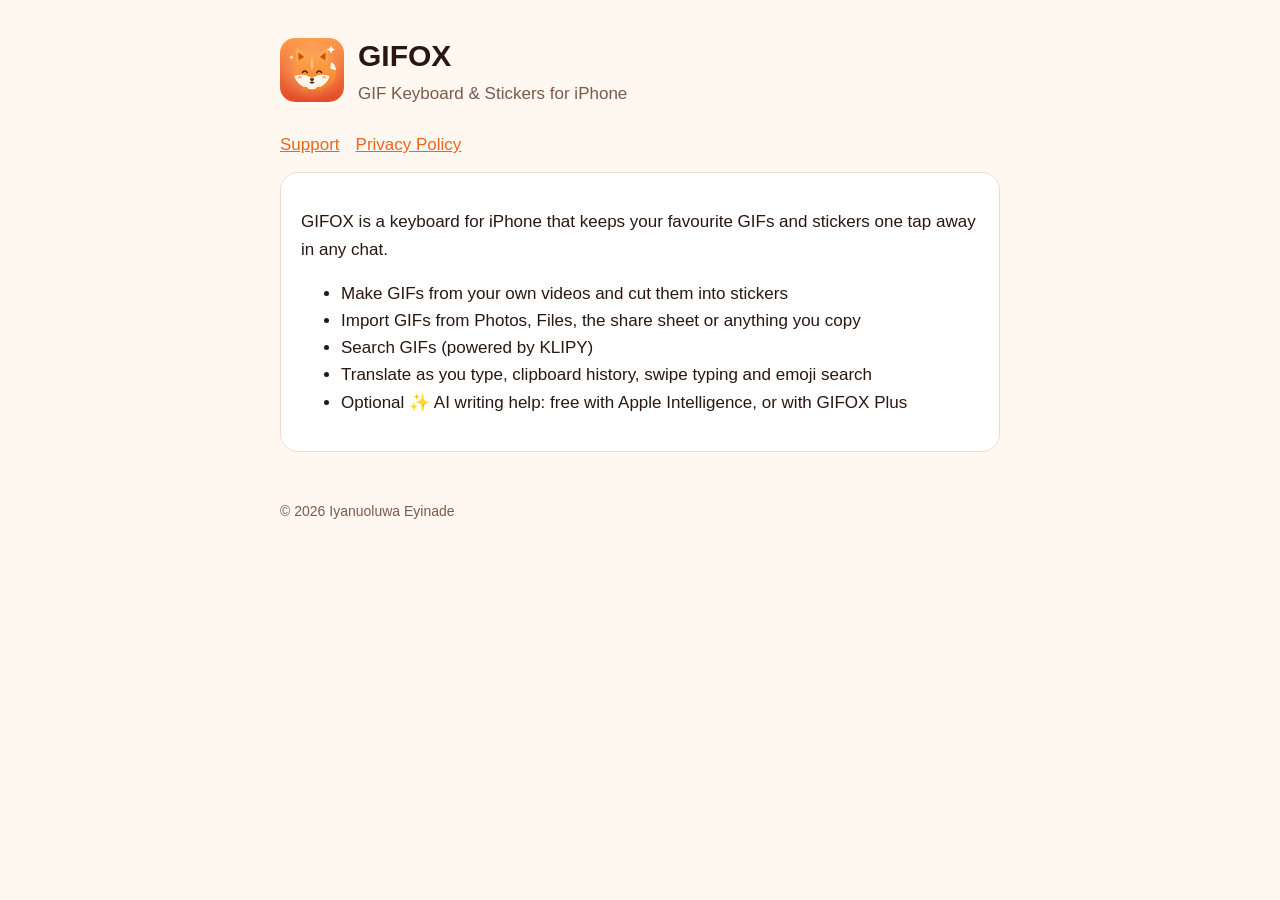
<file: index.html>
<!doctype html><html lang="en"><head><meta charset="utf-8"><meta name="viewport" content="width=device-width,initial-scale=1">
<title>GIFOX: GIF Keyboard & Stickers</title><meta name="description" content="GIFOX is an iPhone keyboard for your own GIFs and stickers, with a GIF maker, translate as you type and clipboard history.">
<link rel="icon" href="icon.png"><link rel="stylesheet" href="style.css"></head><body><main>
<header><img src="icon.png" alt=""><div><h1>GIFOX</h1><div class="muted">GIF Keyboard &amp; Stickers for iPhone</div></div></header>
<nav><a href="support.html">Support</a><a href="privacy.html">Privacy Policy</a></nav>
<div class="card"><p>GIFOX is a keyboard for iPhone that keeps your favourite GIFs and stickers one tap away in any chat.</p>
<ul><li>Make GIFs from your own videos and cut them into stickers</li><li>Import GIFs from Photos, Files, the share sheet or anything you copy</li>
<li>Search GIFs (powered by KLIPY)</li><li>Translate as you type, clipboard history, swipe typing and emoji search</li>
<li>Optional ✨ AI writing help: free with Apple Intelligence, or with GIFOX Plus</li></ul></div>
<footer class="muted">© 2026 Iyanuoluwa Eyinade</footer></main></body></html>
</file>
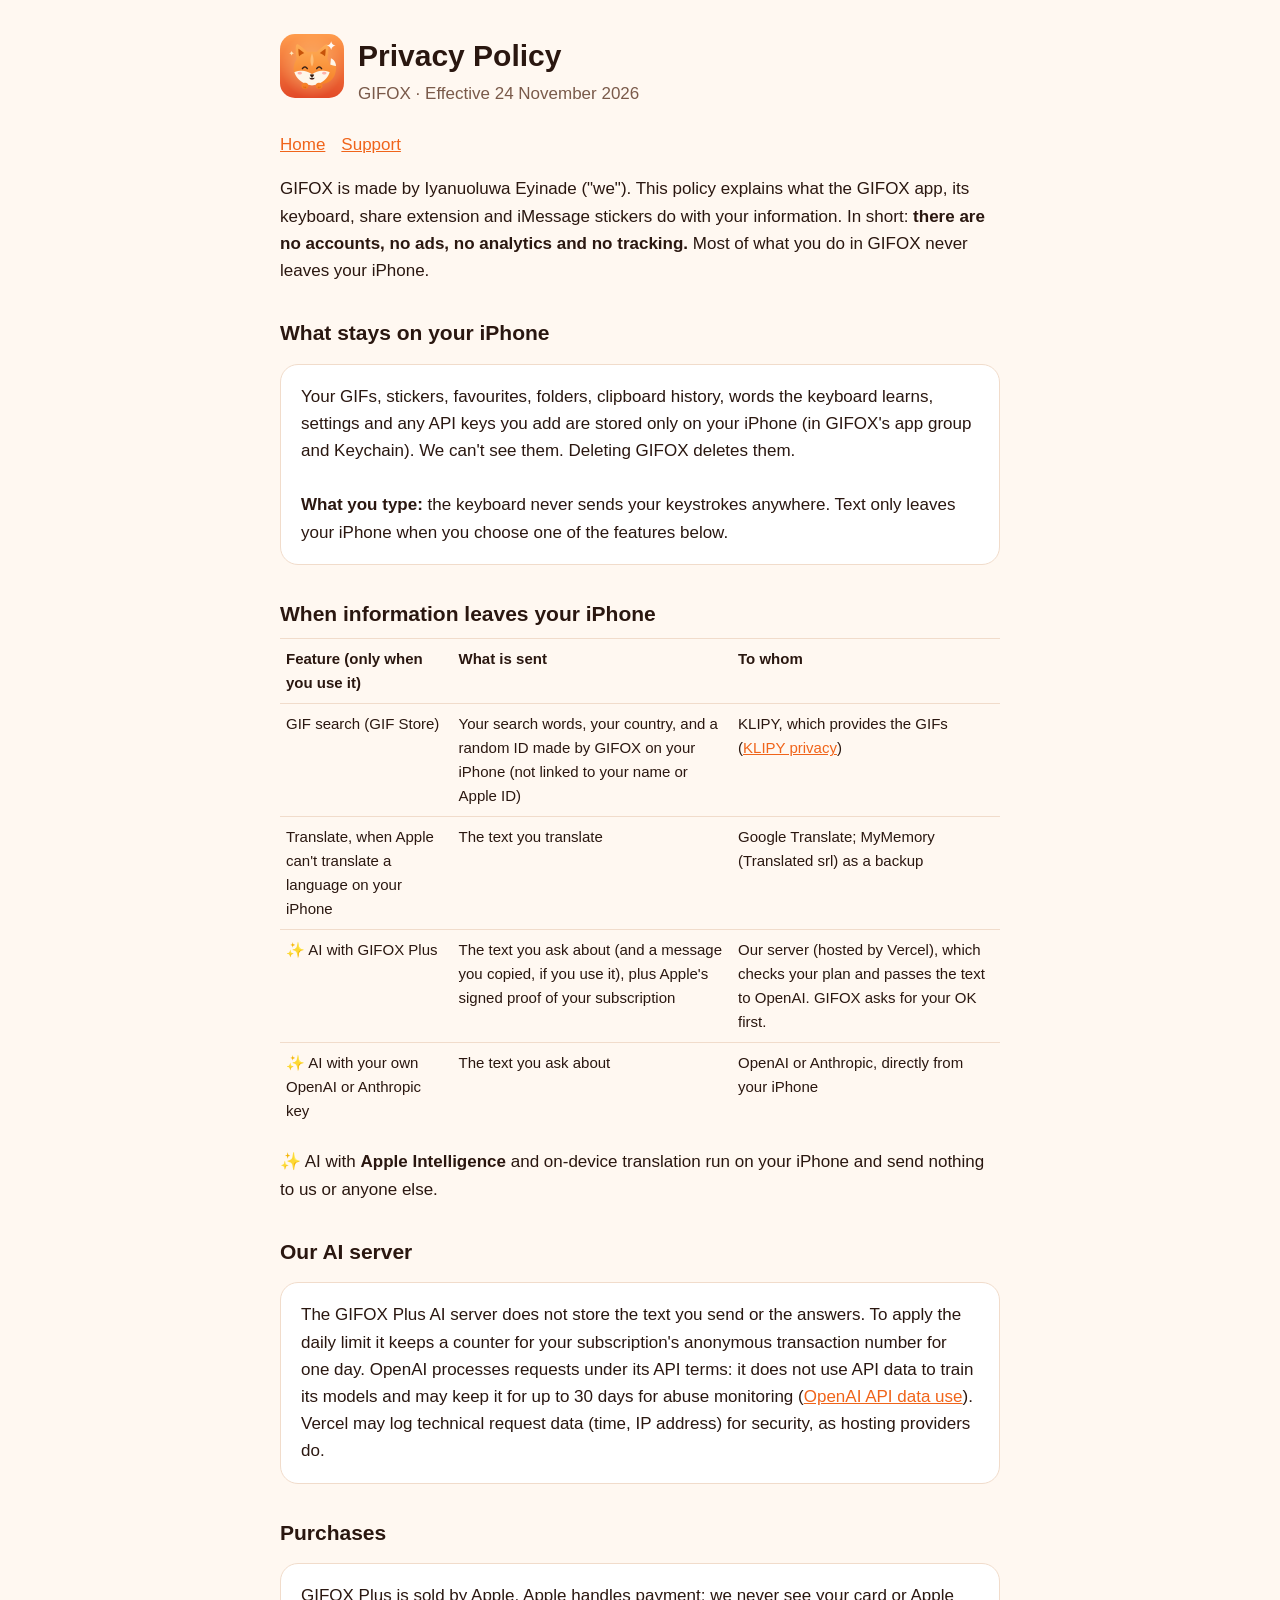
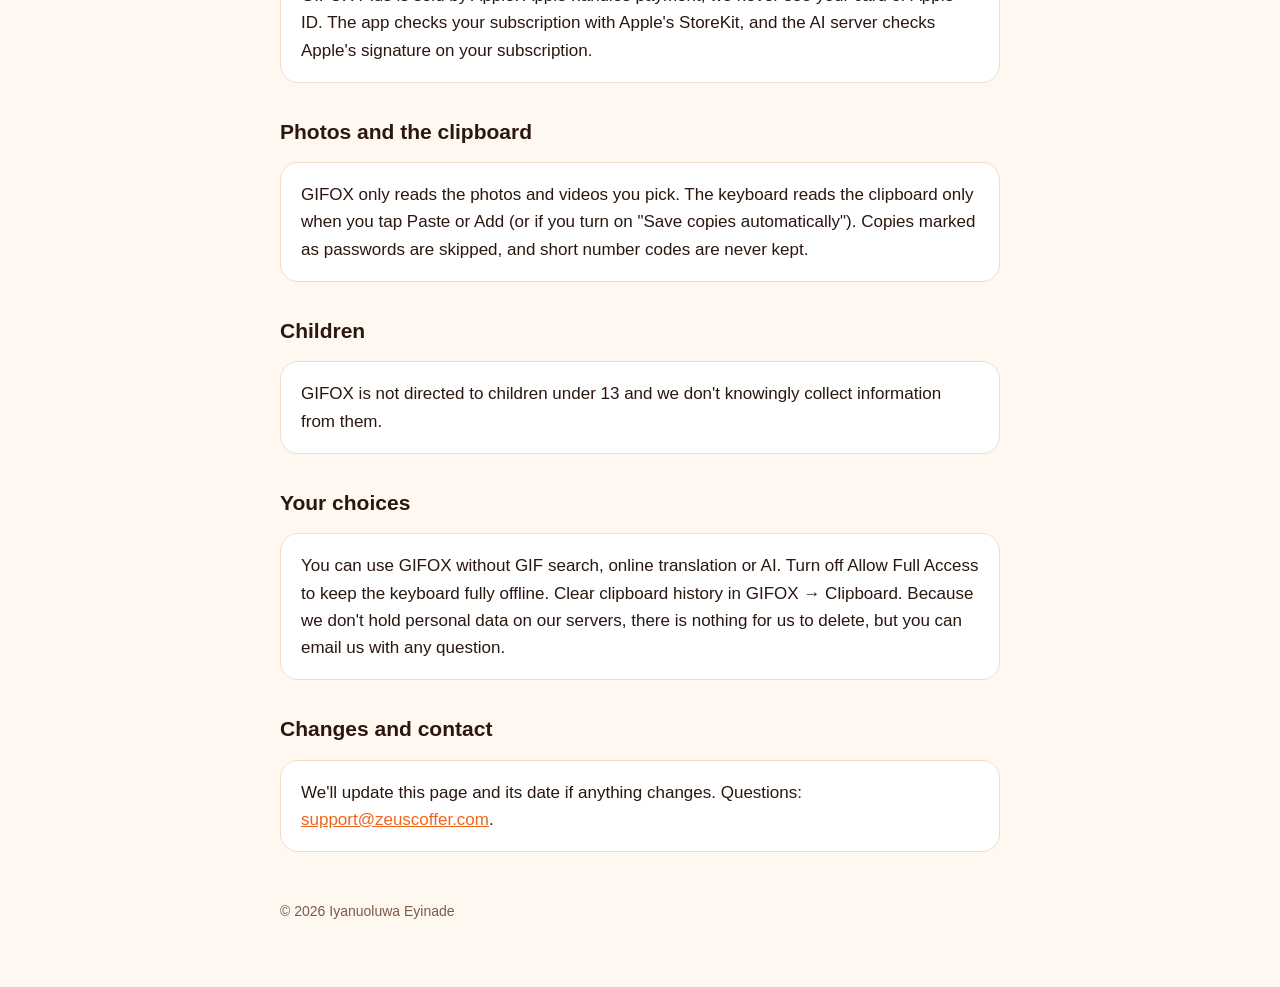
<file: privacy.html>
<!doctype html><html lang="en"><head><meta charset="utf-8"><meta name="viewport" content="width=device-width,initial-scale=1">
<title>GIFOX Privacy Policy</title><link rel="icon" href="icon.png"><link rel="stylesheet" href="style.css"></head><body><main>
<header><a href="index.html"><img src="icon.png" alt=""></a><div><h1>Privacy Policy</h1><div class="muted">GIFOX · Effective 24 November 2026</div></div></header>
<nav><a href="index.html">Home</a><a href="support.html">Support</a></nav>

<p>GIFOX is made by Iyanuoluwa Eyinade ("we"). This policy explains what the GIFOX app, its keyboard, share extension and iMessage stickers do with your information. In short: <b>there are no accounts, no ads, no analytics and no tracking.</b> Most of what you do in GIFOX never leaves your iPhone.</p>

<h2>What stays on your iPhone</h2>
<div class="card">Your GIFs, stickers, favourites, folders, clipboard history, words the keyboard learns, settings and any API keys you add are stored only on your iPhone (in GIFOX's app group and Keychain). We can't see them. Deleting GIFOX deletes them.<br><br>
<b>What you type:</b> the keyboard never sends your keystrokes anywhere. Text only leaves your iPhone when you choose one of the features below.</div>

<h2>When information leaves your iPhone</h2>
<table>
<tr><th>Feature (only when you use it)</th><th>What is sent</th><th>To whom</th></tr>
<tr><td>GIF search (GIF Store)</td><td>Your search words, your country, and a random ID made by GIFOX on your iPhone (not linked to your name or Apple ID)</td><td>KLIPY, which provides the GIFs (<a href="https://klipy.com/privacy-policy">KLIPY privacy</a>)</td></tr>
<tr><td>Translate, when Apple can't translate a language on your iPhone</td><td>The text you translate</td><td>Google Translate; MyMemory (Translated srl) as a backup</td></tr>
<tr><td>✨ AI with GIFOX Plus</td><td>The text you ask about (and a message you copied, if you use it), plus Apple's signed proof of your subscription</td><td>Our server (hosted by Vercel), which checks your plan and passes the text to OpenAI. GIFOX asks for your OK first.</td></tr>
<tr><td>✨ AI with your own OpenAI or Anthropic key</td><td>The text you ask about</td><td>OpenAI or Anthropic, directly from your iPhone</td></tr>
</table>
<p>✨ AI with <b>Apple Intelligence</b> and on-device translation run on your iPhone and send nothing to us or anyone else.</p>

<h2>Our AI server</h2>
<div class="card">The GIFOX Plus AI server does not store the text you send or the answers. To apply the daily limit it keeps a counter for your subscription's anonymous transaction number for one day. OpenAI processes requests under its API terms: it does not use API data to train its models and may keep it for up to 30 days for abuse monitoring (<a href="https://openai.com/policies/api-data-usage-policies">OpenAI API data use</a>). Vercel may log technical request data (time, IP address) for security, as hosting providers do.</div>

<h2>Purchases</h2>
<div class="card">GIFOX Plus is sold by Apple. Apple handles payment; we never see your card or Apple ID. The app checks your subscription with Apple's StoreKit, and the AI server checks Apple's signature on your subscription.</div>

<h2>Photos and the clipboard</h2>
<div class="card">GIFOX only reads the photos and videos you pick. The keyboard reads the clipboard only when you tap Paste or Add (or if you turn on "Save copies automatically"). Copies marked as passwords are skipped, and short number codes are never kept.</div>

<h2>Children</h2>
<div class="card">GIFOX is not directed to children under 13 and we don't knowingly collect information from them.</div>

<h2>Your choices</h2>
<div class="card">You can use GIFOX without GIF search, online translation or AI. Turn off Allow Full Access to keep the keyboard fully offline. Clear clipboard history in GIFOX → Clipboard. Because we don't hold personal data on our servers, there is nothing for us to delete, but you can email us with any question.</div>

<h2>Changes and contact</h2>
<div class="card">We'll update this page and its date if anything changes. Questions: <a href="mailto:support@zeuscoffer.com?subject=GIFOX%20privacy">support@zeuscoffer.com</a>.</div>
<footer class="muted">© 2026 Iyanuoluwa Eyinade</footer></main></body></html>
</file>
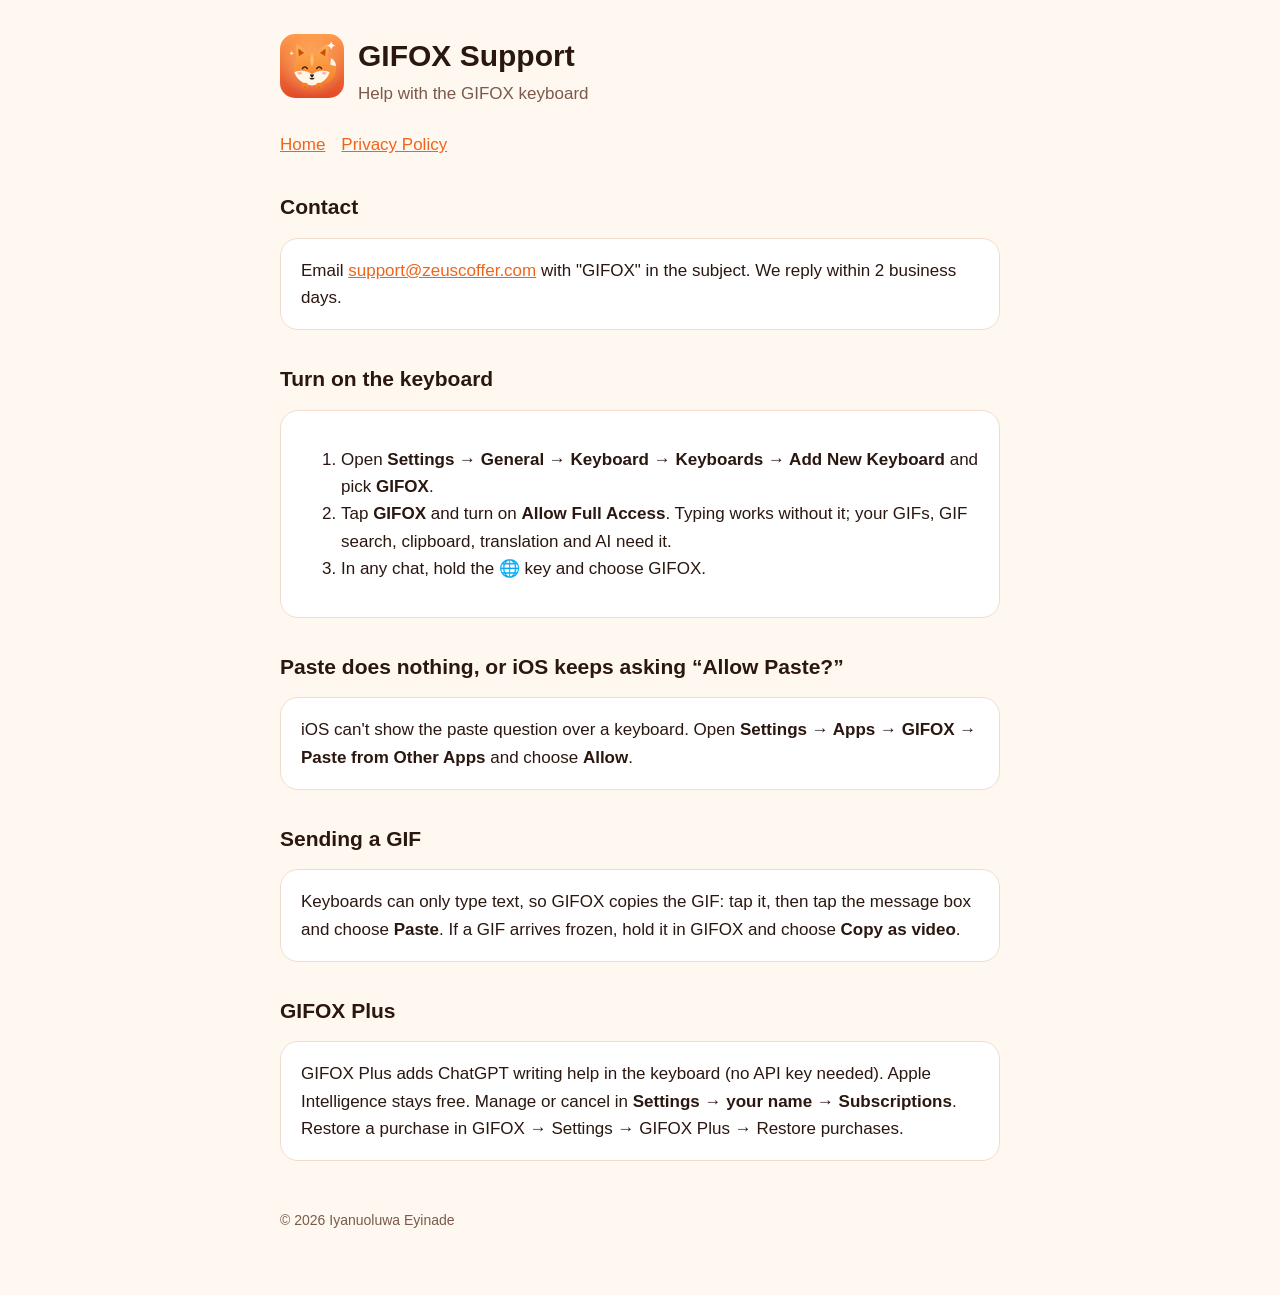
<file: support.html>
<!doctype html><html lang="en"><head><meta charset="utf-8"><meta name="viewport" content="width=device-width,initial-scale=1">
<title>GIFOX Support</title><link rel="icon" href="icon.png"><link rel="stylesheet" href="style.css"></head><body><main>
<header><a href="index.html"><img src="icon.png" alt=""></a><div><h1>GIFOX Support</h1><div class="muted">Help with the GIFOX keyboard</div></div></header>
<nav><a href="index.html">Home</a><a href="privacy.html">Privacy Policy</a></nav>
<h2>Contact</h2><div class="card">Email <a href="mailto:support@zeuscoffer.com?subject=GIFOX">support@zeuscoffer.com</a> with "GIFOX" in the subject. We reply within 2 business days.</div>
<h2>Turn on the keyboard</h2><div class="card"><ol><li>Open <b>Settings → General → Keyboard → Keyboards → Add New Keyboard</b> and pick <b>GIFOX</b>.</li>
<li>Tap <b>GIFOX</b> and turn on <b>Allow Full Access</b>. Typing works without it; your GIFs, GIF search, clipboard, translation and AI need it.</li>
<li>In any chat, hold the 🌐 key and choose GIFOX.</li></ol></div>
<h2>Paste does nothing, or iOS keeps asking “Allow Paste?”</h2><div class="card">iOS can't show the paste question over a keyboard. Open <b>Settings → Apps → GIFOX → Paste from Other Apps</b> and choose <b>Allow</b>.</div>
<h2>Sending a GIF</h2><div class="card">Keyboards can only type text, so GIFOX copies the GIF: tap it, then tap the message box and choose <b>Paste</b>. If a GIF arrives frozen, hold it in GIFOX and choose <b>Copy as video</b>.</div>
<h2>GIFOX Plus</h2><div class="card">GIFOX Plus adds ChatGPT writing help in the keyboard (no API key needed). Apple Intelligence stays free.
Manage or cancel in <b>Settings → your name → Subscriptions</b>. Restore a purchase in GIFOX → Settings → GIFOX Plus → Restore purchases.</div>
<footer class="muted">© 2026 Iyanuoluwa Eyinade</footer></main></body></html>
</file>
<file: style.css>
:root{--bg:#fff8f1;--card:#fff;--ink:#2a1710;--muted:#7a5a4a;--accent:#f0641a;--line:#f1dccb}
@media (prefers-color-scheme:dark){:root{--bg:#160d08;--card:#21140d;--ink:#fbeee4;--muted:#c9a893;--line:#3a261b}}
*{box-sizing:border-box}body{margin:0;background:var(--bg);color:var(--ink);font:17px/1.6 -apple-system,BlinkMacSystemFont,"Segoe UI",Roboto,sans-serif}
main{max-width:760px;margin:0 auto;padding:32px 20px 64px}header{display:flex;align-items:center;gap:14px;margin-bottom:24px}
header img{width:64px;height:64px;border-radius:15px}header a{color:inherit;text-decoration:none}h1{font-size:30px;margin:0}
h2{font-size:21px;margin:32px 0 8px}a{color:var(--accent)}.muted{color:var(--muted)}nav a{margin-right:16px}
.card{background:var(--card);border:1px solid var(--line);border-radius:18px;padding:18px 20px;margin:14px 0}
table{width:100%;border-collapse:collapse;font-size:15px}td,th{border-top:1px solid var(--line);padding:8px 6px;text-align:left;vertical-align:top}
footer{margin-top:48px;font-size:14px}
</file>
